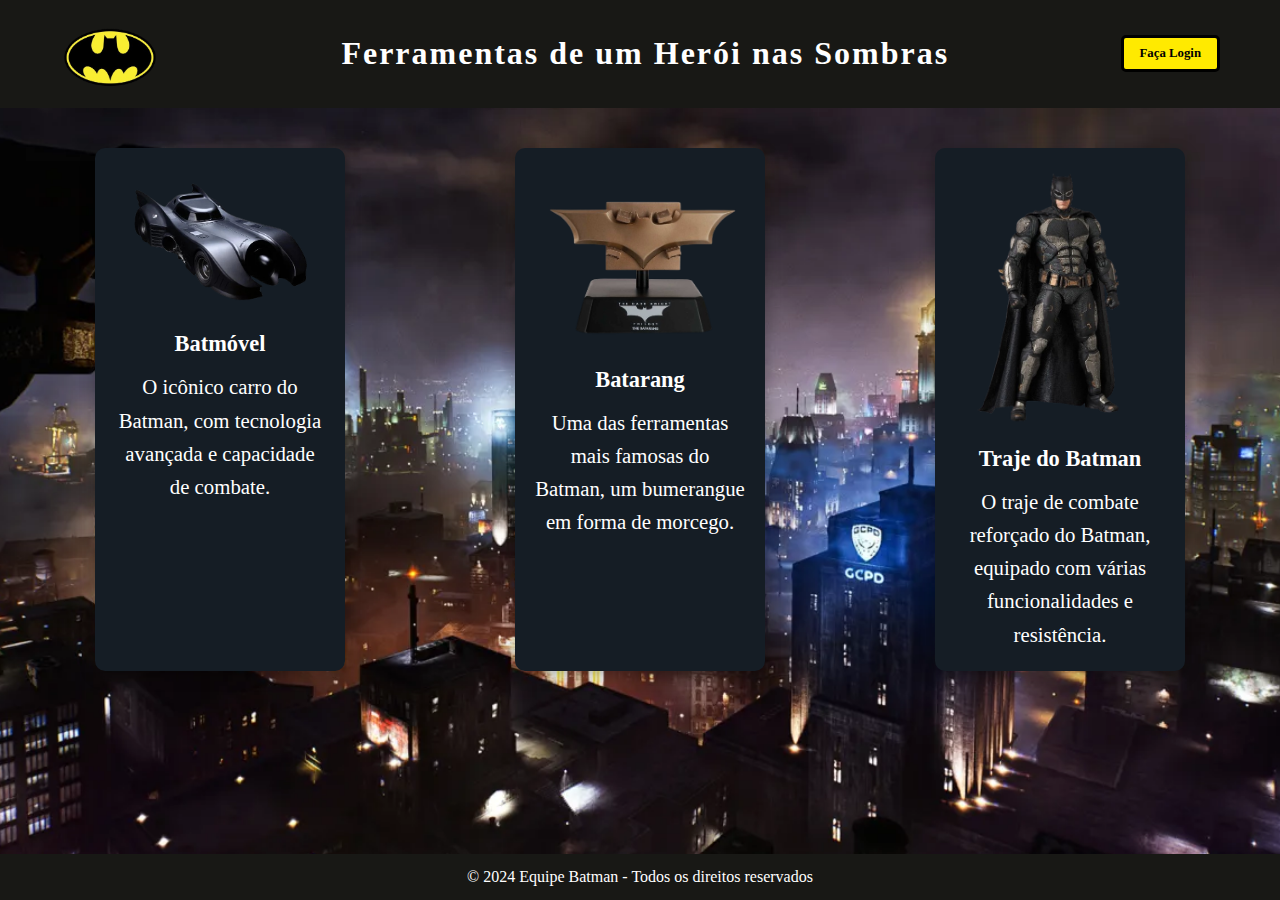
<file: index.html>
<!DOCTYPE html>
<html lang="pt-br">
<head>
    <meta charset="UTF-8">
    <meta name="viewport" content="width=device-width, initial-scale=1.0">
    <link rel="icon" href="./assets/img/icon.png" type="image/svg+xml">
    <title>Equipe Batman</title>
    <link rel="stylesheet" href="./assets/css/styles.css">
</head>
<body>
    <header>
        <div class="header-container">
            <img src="./assets/img/icon.png" alt="Ícone do Batman" class="title-icon">
            <h1>Ferramentas de um Herói nas Sombras</h1>
            <button class="manage-button" onclick="entrarGerenciamento()">Faça Login</button>
        </div>
    </header>

    <main>
        <section class="equipment-list">
            <div class="equipment-item">
                <img src="./assets/img/batmovel.png" alt="Batmóvel">
                <h3>Batmóvel</h3>
                <p>O icônico carro do Batman, com tecnologia avançada e capacidade de combate.</p>
            </div>
            <div class="equipment-item">
                <img src="./assets/img/batarang.png" alt="Batarang">
                <h3>Batarang</h3>
                <p>Uma das ferramentas mais famosas do Batman, um bumerangue em forma de morcego.</p>
            </div>
            <div class="equipment-item">
                <img src="./assets/img/traje.png" alt="Traje do Batman">
                <h3>Traje do Batman</h3>
                <p>O traje de combate reforçado do Batman, equipado com várias funcionalidades e resistência.</p>
            </div>
        </section>
    </main>

    <footer>
        <p>&copy; 2024 Equipe Batman - Todos os direitos reservados</p>
    </footer>

    <script src="script.js"></script>
</body>
</html>
</file>
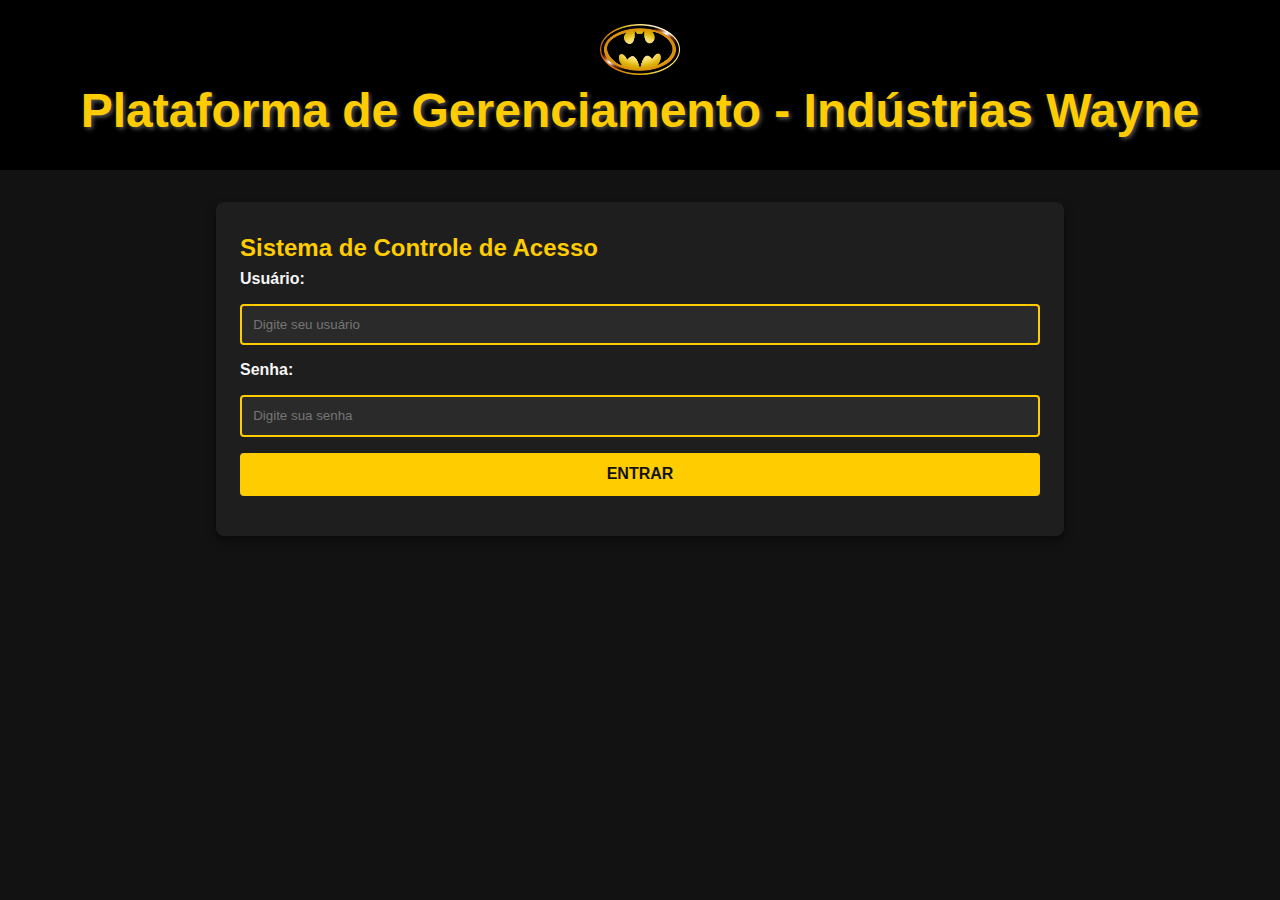
<file: main.html>
<!DOCTYPE html>
<html lang="pt-BR">
<head>
    <meta charset="UTF-8">
    <meta name="viewport" content="width=device-width, initial-scale=1.0">
    <link rel="icon" href="./assets/img/icon.png" type="image/svg+xml">
    <title>Indústrias Wayne</title>
    <link rel="stylesheet" href="./assets/css/styles-main.css">
</head>
<body>
    <header>
        <img src="./assets/img/logo-batman.png" alt="Logotipo do Batman" style="width: 80px; display: block; margin: 0 auto;">
        <h1>Plataforma de Gerenciamento - Indústrias Wayne</h1>
    </header>
    <main>
        <section id="auth-section">
            <h2>Sistema de Controle de Acesso</h2>
            <form id="auth-form">
                <label for="username">Usuário:</label>
                <input type="text" id="username" placeholder="Digite seu usuário" required>
                
                <label for="password">Senha:</label>
                <input type="password" id="password" placeholder="Digite sua senha" required>
                
                <button type="submit">Entrar</button>
            </form>
            <p id="auth-message"></p>
        </section>

        <section id="resource-section" class="hidden">
            <h2>Gestão de Recursos</h2>
            <div id="resource-actions">
                <button id="add-resource">Adicionar Recurso</button>
                <button id="update-resource">Atualizar Recurso</button>
                <button id="remove-resource">Remover Recurso</button>
            </div>
            <ul id="resource-list"></ul>
        </section>

        <section id="dashboard-section" class="hidden">
            <h2>Dashboard de Visualização</h2>
            <div id="dashboard">
                <p>Total de funcionários logados hoje: <span id="total-employees">0</span></p>
                <p>Total de Recursos: <span id="total-resources">0</span></p>
                <p>Atividades Recentes: <span id="recent-activities">Nenhuma</span></p>
            </div>
        </section>
    </main>
    <script src="script.js"></script>
</body>
</html>
</file>
<file: assets/css/styles.css>
@import url('https://fonts.googleapis.com/css2?family=Amatic+SC:wght@400;700&family=Just+Another+Hand&family=Permanent+Marker&display=swap');

* {
    margin: 0;
    padding: 0;
    box-sizing: border-box;
}

body {
    font-family: "Permanent Marker", serif;
    background: url('../img/gotham_Gotham.webp') no-repeat center center fixed;
    background-size: cover;
    color: white;
    line-height: 1.6;
}

header {
    background-color: #181815;
    padding: 15px 0;
    text-align: center;
}

.header-container {
    max-width: 1200px;
    margin: 0 auto;
    display: flex;
    justify-content: space-between;
    align-items: center;
    padding: 0 20px;
}

header h1 {
    font-size: 2rem;
    letter-spacing: 2px;
}

.title-icon {
    width: 100px;
    margin-right: 10px;
    vertical-align: middle;
}

.manage-button {
    background-color: #ffea00;
    font-family: "Permanent Marker", serif;
    color: black;
    font-weight: bold;
    border: 3px solid black;
    padding: 8px 16px;
    cursor: pointer;
    font-size: .8rem;
    border-radius: 5px;
    transition: 0.5s;
}

.manage-button:hover {
    background-color: black;
    color: #ffea00;
    font-weight: bold;
    border: 3px solid #ffea00;
}

main {
    padding: 20px;
    text-align: center;
}

.equipment-list {
    display: flex;
    justify-content: space-around;
    flex-wrap: wrap;
    gap: 20px;
    margin-top: 20px;
}

.equipment-item {
    background-color: #151d25;
    border-radius: 10px;
    font-family: "Just Another Hand", serif;
    padding: 20px;
    width: 250px;
    box-shadow: 0 5px 15px rgba(0, 0, 0, 0.3);
    transition: transform 0.3s;
}

.equipment-item:hover {
    transform: scale(1.05);
}

.equipment-item img {
    width: 100%;
    border-radius: 10px;
}

.equipment-item h3 {
    font-family: "Permanent Marker", serif;
    font-size: 1.4rem;
    margin: 8px 0;
}

.equipment-item p {
    font-size: 1.3rem;
}

footer {
    background-color: #181815;
    padding: 10px;
    text-align: center;
    position: absolute;
    bottom: 0;
    width: 100%;
}
</file>
<file: assets/css/styles-main.css>
body {
    font-family: 'Arial', sans-serif;
    margin: 0;
    padding: 0;
    background-color: #121212;
    color: #f5f5f5;
}

header {
    background-color: #000000;
    color: #ffcc00;
    text-align: center;
    padding: 1.5rem 0;
    font-size: 1.5rem;
    font-weight: bold;
    text-shadow: 2px 2px 4px #555;
}
header img {
    width: 80px;
    display: block;
    margin: 0 auto 10px;
}

h1, h2 {
    margin: 0.5rem 0;
    color: #ffcc00;
}

main {
    margin: 2rem auto;
    max-width: 800px;
    background: #1e1e1e;
    padding: 1.5rem;
    border-radius: 8px;
    box-shadow: 0 4px 8px rgba(0, 0, 0, 0.5);
}

form {
    display: flex;
    flex-direction: column;
    gap: 1rem;
}

label {
    font-weight: bold;
    color: #f5f5f5;
}

input {
    padding: 0.7rem;
    border: 2px solid #ffcc00;
    border-radius: 4px;
    background-color: #2a2a2a;
    color: #f5f5f5;
}

input:focus {
    border-color: #ffea00;
    outline: none;
}

button {
    padding: 0.8rem;
    background-color: #ffcc00;
    color: #121212;
    border: none;
    border-radius: 4px;
    cursor: pointer;
    font-size: 1rem;
    font-weight: bold;
    text-transform: uppercase;
    transition: background-color 0.3s ease;
}

button:hover {
    background-color: #ffea00;
}

.hidden {
    display: none;
}

#resource-list {
    list-style: none;
    padding: 0;
}

#resource-list li {
    margin: 0.5rem 0;
    padding: 0.7rem;
    background: #2a2a2a;
    border: 1px solid #ffcc00;
    border-radius: 4px;
    color: #f5f5f5;
}

#dashboard {
    display: flex;
    flex-direction: column;
    gap: 1rem;
}

#dashboard p {
    background: #1e1e1e;
    padding: 0.7rem;
    border-radius: 4px;
    border: 1px solid #ffcc00;
    text-shadow: 1px 1px 3px #000;
}
</file>
